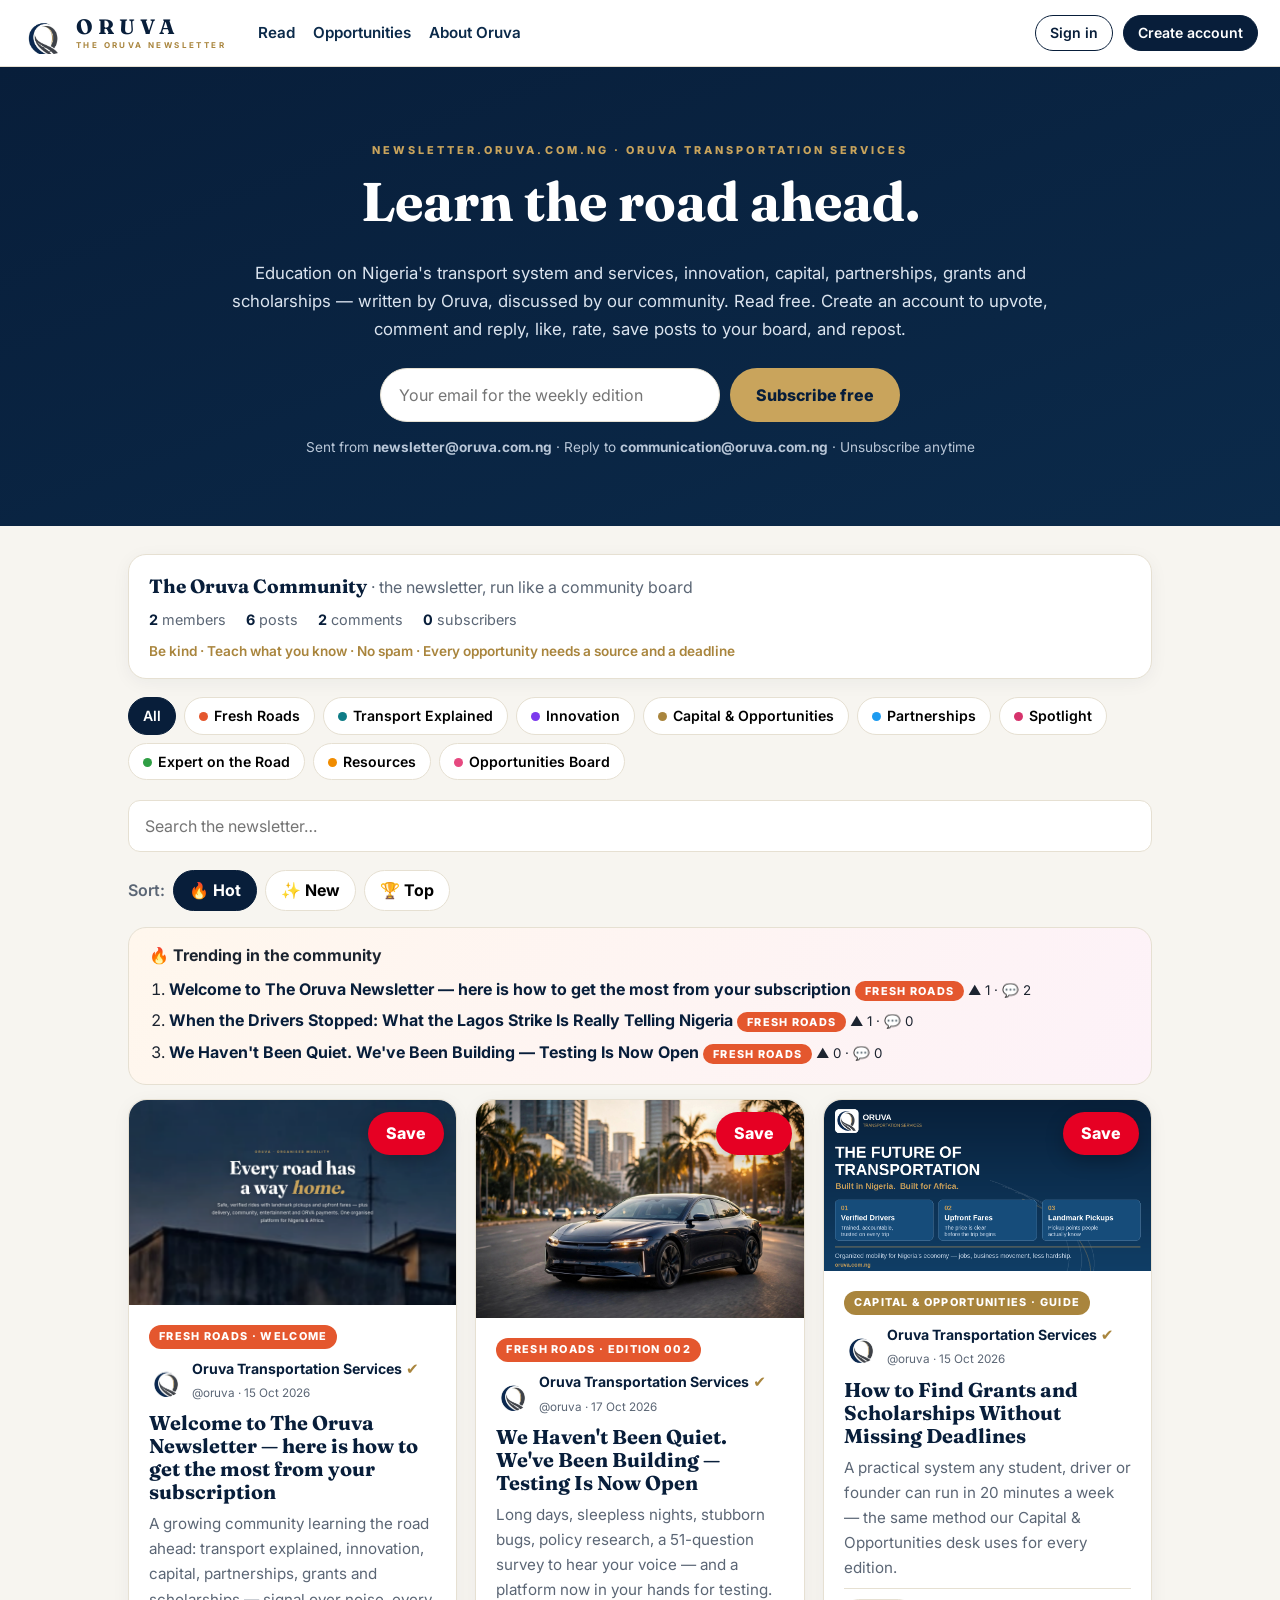
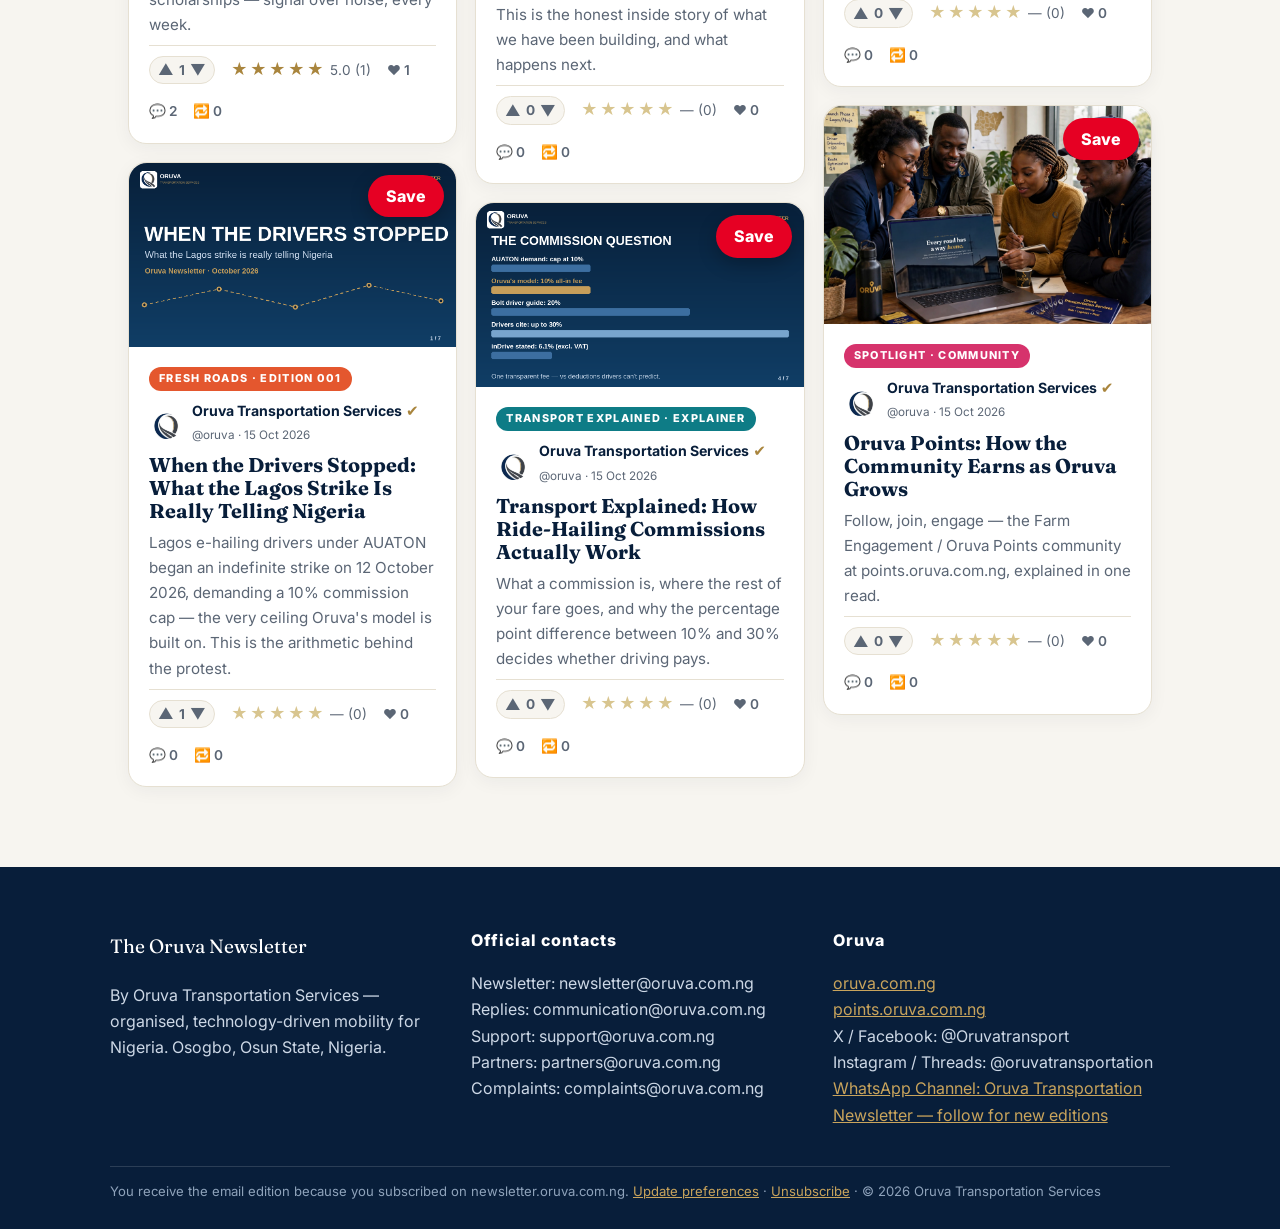
<file: index.html>
<!DOCTYPE html>
<html lang="en">
<head>
<meta charset="UTF-8">
<meta name="viewport" content="width=device-width, initial-scale=1.0">
<title>The Oruva Newsletter — Learn the Road Ahead | newsletter.oruva.com.ng</title>
<meta name="description" content="The Oruva Newsletter by Oruva Transportation Services: read, comment, like, rate and repost stories and opportunities on transport, innovation, capital, partnerships, grants and scholarships.">
<link rel="preconnect" href="https://fonts.googleapis.com">
<link href="https://fonts.googleapis.com/css2?family=Fraunces:wght@600;700&family=Inter:wght@400;500;600;700;800&display=swap" rel="stylesheet">
<link rel="stylesheet" href="styles.css">
<meta property="og:type" content="website">
<meta property="og:site_name" content="The Oruva Newsletter">
<meta property="og:title" content="The Oruva Newsletter — Learn the Road Ahead">
<meta property="og:description" content="The Oruva Newsletter by Oruva Transportation Services: transport explained, innovation, capital, partnerships, grants and scholarships — signal over noise, every week.">
<meta property="og:url" content="https://newsletter.oruva.com.ng/">
<meta property="og:image" content="https://newsletter.oruva.com.ng/assets/covers/building.png">
<meta name="twitter:card" content="summary_large_image">
<meta name="twitter:title" content="The Oruva Newsletter — Learn the Road Ahead">
<meta name="twitter:description" content="Transport explained, innovation, capital, partnerships, grants and scholarships — by Oruva Transportation Services, every week.">
<meta name="twitter:image" content="https://newsletter.oruva.com.ng/assets/covers/building.png">
<link rel="icon" href="assets/oruva-mark.jpg">
</head>
<body>
<header class="topbar">
  <a class="brand" href="#/" aria-label="The Oruva Newsletter home">
    <img src="assets/oruva-mark.jpg" alt="Oruva logo" class="brand-mark">
    <span class="brand-text">ORUVA<small>THE ORUVA NEWSLETTER</small></span>
  </a>
  <nav class="topnav" id="topnav">
    <a href="#/">Read</a>
    <a href="#/opportunities">Opportunities</a>
    <a href="#/profile/oruva">About Oruva</a>
  </nav>
  <div class="top-actions" id="top-actions"></div>
</header>

<section class="hero">
  <div class="hero-inner">
    <p class="eyebrow">NEWSLETTER.ORUVA.COM.NG · ORUVA TRANSPORTATION SERVICES</p>
    <h1>Learn the road ahead.</h1>
    <p class="hero-sub">Education on Nigeria's transport system and services, innovation, capital, partnerships, grants and scholarships — written by Oruva, discussed by our community. Read free. Create an account to upvote, comment and reply, like, rate, save posts to your board, and repost.</p>
    <form id="subscribe-form" class="subscribe-form">
      <input type="email" id="subscribe-email" placeholder="Your email for the weekly edition" required aria-label="Email address">
      <button type="submit">Subscribe free</button>
    </form>
    <p class="hero-note" id="subscribe-note">Sent from <strong>newsletter@oruva.com.ng</strong> · Reply to <strong>communication@oruva.com.ng</strong> · Unsubscribe anytime</p>
  </div>
</section>

<main id="app" class="app" aria-live="polite"></main>

<footer class="footer">
  <div class="footer-grid">
    <div>
      <p class="footer-brand">The Oruva Newsletter</p>
      <p>By Oruva Transportation Services — organised, technology-driven mobility for Nigeria. Osogbo, Osun State, Nigeria.</p>
    </div>
    <div>
      <p class="footer-h">Official contacts</p>
      <p>Newsletter: newsletter@oruva.com.ng<br>Replies: communication@oruva.com.ng<br>Support: support@oruva.com.ng<br>Partners: partners@oruva.com.ng<br>Complaints: complaints@oruva.com.ng</p>
    </div>
    <div>
      <p class="footer-h">Oruva</p>
      <p><a href="https://oruva.com.ng">oruva.com.ng</a><br><a href="https://points.oruva.com.ng">points.oruva.com.ng</a><br>X / Facebook: @Oruvatransport<br>Instagram / Threads: @oruvatransportation<br><a href="https://whatsapp.com/channel/0029VbE3f54E50Ui9ncfmH3p" target="_blank" rel="noopener">WhatsApp Channel: Oruva Transportation Newsletter — follow for new editions</a></p>
    </div>
  </div>
  <p class="footer-small">You receive the email edition because you subscribed on newsletter.oruva.com.ng. <a href="#/">Update preferences</a> · <a href="#/">Unsubscribe</a> · © 2026 Oruva Transportation Services</p>
</footer>

<div id="modal-root"></div>
<div id="toast" class="toast" role="status"></div>
<script src="app.js"></script>
</body>
</html>
</file>
<file: styles.css>
:root{--navy:#081e3a;--navy2:#0b2a4a;--ink:#1c2430;--muted:#5b6675;--gold:#c9a45c;--gold-dark:#a9853d;--ivory:#f7f5f0;--card:#fff;--line:#e6e0d2;--radius:18px;--shadow:0 18px 50px rgba(8,30,58,.14);--blue:#1d9bf0}
*{box-sizing:border-box}body{margin:0;font-family:Inter,system-ui,-apple-system,"Segoe UI",sans-serif;color:var(--ink);background:var(--ivory);line-height:1.65}
h1,h2,h3{font-family:Fraunces,Georgia,serif;line-height:1.15;color:var(--navy);margin:0 0 .5em}
a{color:var(--navy2)}button{font:inherit;cursor:pointer}
.topbar{position:sticky;top:0;z-index:20;display:flex;align-items:center;gap:20px;padding:12px 22px;background:rgba(255,255,255,.94);backdrop-filter:blur(8px);border-bottom:1px solid var(--line)}
.brand{display:flex;align-items:center;gap:12px;text-decoration:none}
.brand-mark{width:42px;height:42px;border-radius:10px;object-fit:cover}
.brand-text{font-family:Fraunces,Georgia,serif;font-weight:700;font-size:1.3rem;letter-spacing:.24em;color:var(--navy);display:flex;flex-direction:column;line-height:1}
.brand-text small{font-family:Inter,sans-serif;font-size:.5rem;letter-spacing:.3em;font-weight:700;color:var(--gold-dark);margin-top:4px}
.topnav{display:flex;gap:18px;margin-left:12px}.topnav a{text-decoration:none;font-weight:600;color:var(--navy2);font-size:.95rem}
.top-actions{margin-left:auto;display:flex;gap:10px;align-items:center}
.btn{border:1px solid var(--navy);background:var(--navy);color:#fff;border-radius:999px;padding:8px 18px;font-weight:600}
.btn.ghost{background:#fff;color:var(--navy)}
.btn.gold{background:var(--gold);border-color:var(--gold-dark);color:var(--navy)}
.btn.small{padding:5px 14px;font-size:.88rem}
.hero{background:linear-gradient(160deg,var(--navy),var(--navy2));color:#fff;padding:64px 22px 54px}
.hero-inner{max-width:820px;margin:0 auto;text-align:center}
.hero h1{color:#fff;font-size:clamp(2.2rem,5vw,3.4rem)}
.eyebrow{letter-spacing:.28em;font-size:.68rem;font-weight:800;color:var(--gold)}
.hero-sub{color:#dbe4ef;font-size:1.05rem}
.subscribe-form{display:flex;gap:10px;justify-content:center;flex-wrap:wrap;margin-top:24px}
.subscribe-form input{padding:13px 18px;border-radius:999px;border:1px solid var(--line);min-width:min(340px,86vw);font:inherit}
.subscribe-form button{padding:13px 26px;border-radius:999px;border:none;background:var(--gold);color:var(--navy);font-weight:800}
.hero-note{color:#b9c7d8;font-size:.85rem}
.app{max-width:1060px;margin:0 auto;padding:28px 18px 60px}
.chips{display:flex;gap:8px;flex-wrap:wrap;margin:6px 0 20px}
.chip{border:1px solid var(--line);background:#fff;border-radius:999px;padding:6px 14px;font-weight:600;font-size:.88rem}
.chip.active{background:var(--navy);color:#fff;border-color:var(--navy)}
.searchbar{width:100%;padding:12px 16px;border:1px solid var(--line);border-radius:12px;font:inherit;margin-bottom:18px;background:#fff}
.grid{display:grid;grid-template-columns:repeat(auto-fill,minmax(300px,1fr));gap:18px}
.card{background:var(--card);border:1px solid var(--line);border-radius:var(--radius);padding:20px;box-shadow:0 4px 18px rgba(8,30,58,.05);display:flex;flex-direction:column;gap:8px}
.card h3{font-size:1.25rem;margin:0}.card h3 a{text-decoration:none;color:var(--navy)}
.card p{margin:0;color:var(--muted);font-size:.95rem}
.tag{align-self:flex-start;background:var(--ivory);border:1px solid var(--line);color:var(--gold-dark);font-weight:800;font-size:.68rem;letter-spacing:.12em;text-transform:uppercase;padding:3px 10px;border-radius:999px}
.byline{display:flex;align-items:center;gap:9px;font-size:.88rem}
.avatar{width:34px;height:34px;border-radius:50%;background:var(--navy);color:#fff;display:inline-flex;align-items:center;justify-content:center;font-weight:800;flex:none;overflow:hidden}
.avatar img{width:100%;height:100%;object-fit:cover}
.avatar.goldbg{background:var(--gold);color:var(--navy)}
.check{font-size:.95rem;line-height:1}.check.gold{color:var(--gold-dark)}.check.blue{color:var(--blue)}
.meta-row{display:flex;gap:16px;flex-wrap:wrap;color:var(--muted);font-size:.85rem;border-top:1px solid var(--line);padding-top:10px;margin-top:auto}
.meta-row button{background:none;border:none;color:var(--muted);font-weight:600;padding:0}
.meta-row button.on{color:#c0392b}
.stars{color:#d8c58f;font-size:1rem;letter-spacing:2px}.stars .lit{color:var(--gold-dark)}
.article{background:#fff;border:1px solid var(--line);border-radius:var(--radius);padding:clamp(20px,4vw,44px);box-shadow:var(--shadow)}
.article .body{white-space:pre-wrap;font-size:1.02rem}
.rate-box,.comment-box{margin-top:26px;border-top:1px solid var(--line);padding-top:18px}
.rate-btns button{background:#fff;border:1px solid var(--line);border-radius:10px;font-size:1.2rem;padding:2px 9px;color:#d8c58f}
.rate-btns button.lit{color:var(--gold-dark);border-color:var(--gold)}
textarea,input[type=text],input[type=email],input[type=password],select{font:inherit}
.comment-form textarea,.composer textarea{width:100%;border:1px solid var(--line);border-radius:12px;padding:12px;min-height:74px}
.comment{display:flex;gap:10px;padding:14px 0;border-bottom:1px solid var(--line)}
.comment .cbody{flex:1}.comment p{margin:2px 0}
.profile-head{background:#fff;border:1px solid var(--line);border-radius:var(--radius);padding:26px;box-shadow:var(--shadow);display:flex;gap:20px;flex-wrap:wrap}
.profile-head .avatar{width:78px;height:78px;font-size:1.7rem}
.profile-stats{display:flex;gap:22px;flex-wrap:wrap;color:var(--muted);font-size:.9rem}
.profile-stats strong{color:var(--navy);display:block;font-size:1.05rem}
.modal-wrap{position:fixed;inset:0;background:rgba(8,30,58,.55);display:flex;align-items:center;justify-content:center;z-index:50;padding:16px}
.modal{background:#fff;border-radius:var(--radius);max-width:430px;width:100%;padding:26px;max-height:90vh;overflow:auto}
.modal label{display:block;font-weight:600;font-size:.9rem;margin:12px 0 4px}
.modal input,.modal textarea,.modal select{width:100%;border:1px solid var(--line);border-radius:10px;padding:10px 12px}
.modal .row{display:flex;gap:10px;margin-top:18px}.modal .row .btn{flex:1}
.toast{position:fixed;bottom:22px;left:50%;transform:translateX(-50%) translateY(80px);background:var(--navy);color:#fff;padding:11px 22px;border-radius:999px;opacity:0;transition:.3s;z-index:60;max-width:92vw;text-align:center}
.toast.show{opacity:1;transform:translateX(-50%) translateY(0)}
.notice{background:#fdf6e3;border:1px solid var(--gold);border-radius:12px;padding:12px 16px;font-size:.9rem;margin-bottom:18px}
.empty{background:#fff;border:1px dashed var(--line);border-radius:var(--radius);padding:34px;text-align:center;color:var(--muted)}
.footer{background:var(--navy);color:#cdd8e6;padding:44px 22px 26px;margin-top:20px}
.footer a{color:var(--gold)}
.footer-grid{max-width:1060px;margin:0 auto;display:grid;grid-template-columns:repeat(auto-fit,minmax(230px,1fr));gap:24px}
.footer-brand{font-family:Fraunces,serif;color:#fff;font-size:1.2rem}
.footer-h{color:#fff;font-weight:800;letter-spacing:.06em}
.footer-small{max-width:1060px;margin:22px auto 0;font-size:.82rem;color:#8fa3bb;border-top:1px solid rgba(255,255,255,.14);padding-top:14px}
/* --- v2: Reddit + Pinterest redesign --- */
.masonry{column-count:3;column-gap:18px}
@media(max-width:980px){.masonry{column-count:2}}
@media(max-width:600px){.masonry{column-count:1}}
.masonry .card{break-inside:avoid;margin-bottom:18px;width:100%}
.masonry .empty{break-inside:avoid}
.coverwrap{position:relative;margin:-20px -20px 12px}
.cover{width:100%;display:block;border-radius:18px 18px 0 0;max-height:340px;object-fit:cover}
.cover-grad{height:170px;display:flex;align-items:flex-end;padding:16px;color:#fff;font-family:Fraunces,serif;font-size:1.3rem}
.savebtn{position:absolute;top:12px;right:12px;background:#e60023;color:#fff;border:none;border-radius:999px;padding:8px 18px;font-weight:800;box-shadow:0 6px 18px rgba(0,0,0,.25)}
.savebtn.saved{background:var(--navy)}
.savebtn.static{position:static;box-shadow:none;width:100%;margin-top:10px}
.flair{color:#fff;border:none}
.dot{display:inline-block;width:9px;height:9px;border-radius:50%;margin-right:6px;vertical-align:baseline}
.votebox{display:inline-flex;align-items:center;gap:5px;background:var(--ivory);border:1px solid var(--line);border-radius:999px;padding:2px 8px}
.votebox.big{flex-direction:column;padding:8px 6px;border-radius:14px}
.votebtn{background:none;border:none;font-size:.95rem;color:var(--muted);padding:1px 3px;line-height:1}
.votebtn.up{color:#e4572e}.votebtn.down{color:#7c3aed}
.sortbar{display:flex;gap:8px;align-items:center;margin:0 0 16px;color:var(--muted);font-weight:600}
.sortbtn{border:1px solid var(--line);background:#fff;border-radius:999px;padding:6px 15px;font-weight:700}
.sortbtn.active{background:var(--navy);color:#fff;border-color:var(--navy)}
.community-strip{background:#fff;border:1px solid var(--line);border-radius:var(--radius);padding:16px 20px;margin-bottom:18px;box-shadow:0 4px 18px rgba(8,30,58,.05)}
.comm-name{font-family:Fraunces,serif;font-size:1.2rem;color:var(--navy)}
.comm-sub{color:var(--muted)}
.comm-stats{display:flex;gap:20px;flex-wrap:wrap;margin-top:6px;color:var(--muted);font-size:.9rem}
.comm-stats strong{color:var(--navy)}
.comm-rules{margin-top:8px;font-size:.85rem;color:var(--gold-dark);font-weight:600}
.post-layout{display:flex;gap:20px;align-items:flex-start}
.voterail{position:sticky;top:90px;display:flex;flex-direction:column;align-items:stretch;min-width:64px}
.post-main{flex:1;min-width:0}
.hero-cover{border-radius:14px;margin-bottom:18px;max-height:420px}
.cactions{display:flex;gap:12px}
.cactions button{background:none;border:none;color:var(--muted);font-weight:700;padding:0;font-size:.85rem}
.cactions button.on{color:#e4572e}
.trending{background:linear-gradient(120deg,#fff7ed,#fdf2f8);border:1px solid var(--line);border-radius:var(--radius);padding:14px 20px;margin-bottom:14px}
.trending ol{margin:8px 0 2px;padding-left:20px}
.trending li{margin:5px 0}
.trending a{font-weight:700;text-decoration:none;color:var(--navy)}
.recos{background:#eef6ff;border:1px solid #cfe0f5;border-radius:var(--radius);padding:12px 18px;margin-bottom:14px}
.recos a{font-weight:600}
@media(max-width:640px){.topnav{display:none}.post-layout{flex-direction:column}.voterail{position:static;flex-direction:row}}
</file>
